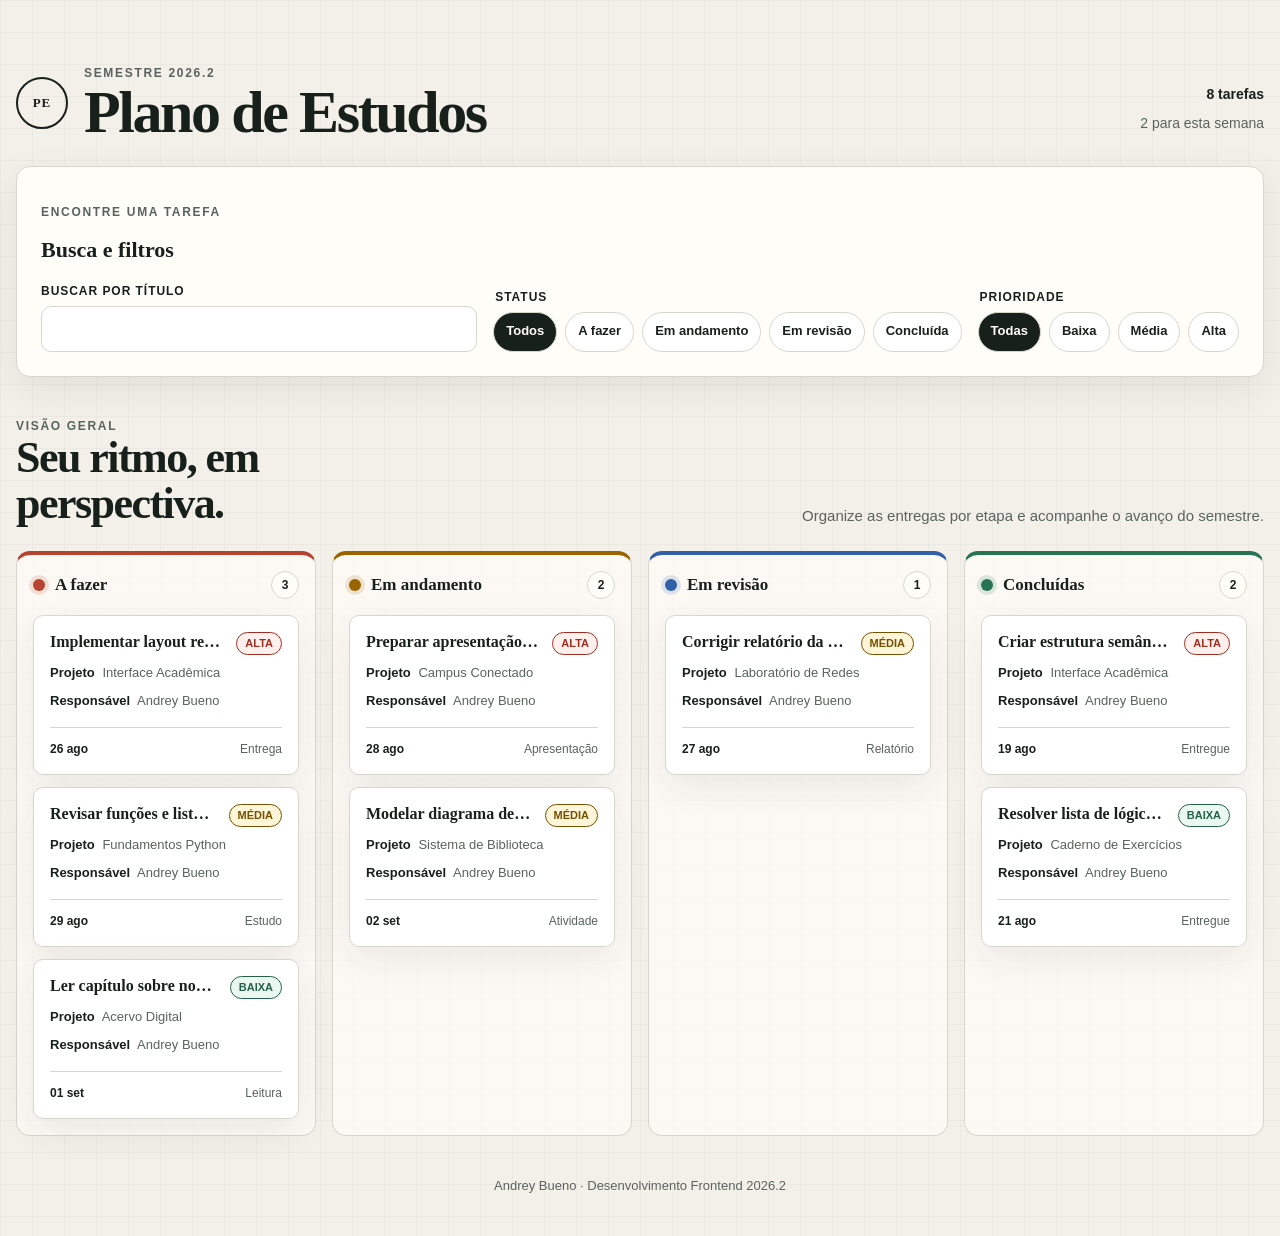
<file: e2-layout-responsivo/index.html>
<!DOCTYPE html>
<html lang="pt-BR">
  <head>
    <meta charset="UTF-8">
    <meta name="viewport" content="width=device-width, initial-scale=1.0">
    <meta
      name="description"
      content="Quadro acadêmico responsivo para organização de tarefas."
    >
    <title>Plano de Estudos | Quadro Acadêmico</title>
    <link rel="stylesheet" href="styles.css">
  </head>
  <body>
    <a class="skip-link" href="#quadro">Pular para o quadro</a>

    <header class="cabecalho">
      <div class="cabecalho__marca">
        <span class="cabecalho__simbolo" aria-hidden="true">PE</span>
        <div>
          <p class="cabecalho__legenda">Semestre 2026.2</p>
          <h1>Plano de Estudos</h1>
        </div>
      </div>

      <div class="cabecalho__resumo">
        <strong>8 tarefas</strong>
        <span>2 para esta semana</span>
      </div>
    </header>

    <main class="conteudo" id="quadro">
      <section class="controles" aria-labelledby="titulo-controles">
        <div class="controles__titulo">
          <p class="introducao__marcador">Encontre uma tarefa</p>
          <h2 id="titulo-controles">Busca e filtros</h2>
        </div>

        <form class="filtros" action="#quadro" method="get">
          <div class="campo-busca">
            <label for="busca">Buscar por título</label>
            <input id="busca" name="busca" type="search" autocomplete="off">
          </div>

          <fieldset>
            <legend>Status</legend>
            <div class="opcoes">
              <input id="status-todos" name="status" type="radio" value="todos" checked>
              <label for="status-todos">Todos</label>
              <input id="status-fazer" name="status" type="radio" value="a-fazer">
              <label for="status-fazer">A fazer</label>
              <input id="status-andamento" name="status" type="radio" value="em-andamento">
              <label for="status-andamento">Em andamento</label>
              <input id="status-revisao" name="status" type="radio" value="em-revisao">
              <label for="status-revisao">Em revisão</label>
              <input id="status-concluida" name="status" type="radio" value="concluida">
              <label for="status-concluida">Concluída</label>
            </div>
          </fieldset>

          <fieldset>
            <legend>Prioridade</legend>
            <div class="opcoes">
              <input id="prioridade-todas" name="prioridade" type="radio" value="todas" checked>
              <label for="prioridade-todas">Todas</label>
              <input id="prioridade-baixa" name="prioridade" type="radio" value="baixa">
              <label for="prioridade-baixa">Baixa</label>
              <input id="prioridade-media" name="prioridade" type="radio" value="media">
              <label for="prioridade-media">Média</label>
              <input id="prioridade-alta" name="prioridade" type="radio" value="alta">
              <label for="prioridade-alta">Alta</label>
            </div>
          </fieldset>
        </form>
      </section>

      <div class="introducao">
        <div>
          <p class="introducao__marcador">Visão geral</p>
          <h2>Seu ritmo, em perspectiva.</h2>
        </div>
        <p>Organize as entregas por etapa e acompanhe o avanço do semestre.</p>
      </div>

      <div class="quadro">
        <section class="coluna coluna--a-fazer" id="a-fazer" aria-labelledby="titulo-a-fazer">
          <header class="coluna__cabecalho">
            <span class="coluna__indicador" aria-hidden="true"></span>
            <h3 id="titulo-a-fazer">A fazer</h3>
            <span class="coluna__quantidade" aria-hidden="true">3</span>
            <span class="somente-leitor">3 tarefas</span>
          </header>

          <ul class="coluna__tarefas">
            <li><article class="cartao">
              <div class="cartao__topo">
                <h4 title="Implementar layout responsivo com Flexbox e Grid">Implementar layout responsivo com Flexbox e Grid</h4>
                <span class="prioridade prioridade--alta">Alta</span>
              </div>
              <p class="cartao__projeto"><span>Projeto</span> Interface Acadêmica</p>
              <p class="cartao__responsavel"><span>Responsável</span> Andrey Bueno</p>
              <footer class="cartao__rodape">
                <time datetime="2026-08-26">26 ago</time>
                <span>Entrega</span>
              </footer>
            </article></li>

            <li><article class="cartao">
              <div class="cartao__topo">
                <h4 title="Revisar funções e listas em Python">Revisar funções e listas em Python</h4>
                <span class="prioridade prioridade--media">Média</span>
              </div>
              <p class="cartao__projeto"><span>Projeto</span> Fundamentos Python</p>
              <p class="cartao__responsavel"><span>Responsável</span> Andrey Bueno</p>
              <footer class="cartao__rodape">
                <time datetime="2026-08-29">29 ago</time>
                <span>Estudo</span>
              </footer>
            </article></li>

            <li><article class="cartao">
              <div class="cartao__topo">
                <h4 title="Ler capítulo sobre normalização de bancos de dados relacionais">Ler capítulo sobre normalização de bancos de dados relacionais</h4>
                <span class="prioridade prioridade--baixa">Baixa</span>
              </div>
              <p class="cartao__projeto"><span>Projeto</span> Acervo Digital</p>
              <p class="cartao__responsavel"><span>Responsável</span> Andrey Bueno</p>
              <footer class="cartao__rodape">
                <time datetime="2026-09-01">01 set</time>
                <span>Leitura</span>
              </footer>
            </article></li>
          </ul>
        </section>

        <section class="coluna coluna--andamento" id="em-andamento" aria-labelledby="titulo-andamento">
          <header class="coluna__cabecalho">
            <span class="coluna__indicador" aria-hidden="true"></span>
            <h3 id="titulo-andamento">Em andamento</h3>
            <span class="coluna__quantidade" aria-hidden="true">2</span>
            <span class="somente-leitor">2 tarefas</span>
          </header>

          <ul class="coluna__tarefas">
            <li><article class="cartao">
              <div class="cartao__topo">
                <h4 title="Preparar apresentação do projeto integrador">Preparar apresentação do projeto integrador</h4>
                <span class="prioridade prioridade--alta">Alta</span>
              </div>
              <p class="cartao__projeto"><span>Projeto</span> Campus Conectado</p>
              <p class="cartao__responsavel"><span>Responsável</span> Andrey Bueno</p>
              <footer class="cartao__rodape">
                <time datetime="2026-08-28">28 ago</time>
                <span>Apresentação</span>
              </footer>
            </article></li>

            <li><article class="cartao">
              <div class="cartao__topo">
                <h4 title="Modelar diagrama de classes do sistema">Modelar diagrama de classes do sistema</h4>
                <span class="prioridade prioridade--media">Média</span>
              </div>
              <p class="cartao__projeto"><span>Projeto</span> Sistema de Biblioteca</p>
              <p class="cartao__responsavel"><span>Responsável</span> Andrey Bueno</p>
              <footer class="cartao__rodape">
                <time datetime="2026-09-02">02 set</time>
                <span>Atividade</span>
              </footer>
            </article></li>
          </ul>
        </section>

        <section class="coluna coluna--revisao" id="em-revisao" aria-labelledby="titulo-revisao">
          <header class="coluna__cabecalho">
            <span class="coluna__indicador" aria-hidden="true"></span>
            <h3 id="titulo-revisao">Em revisão</h3>
            <span class="coluna__quantidade" aria-hidden="true">1</span>
            <span class="somente-leitor">1 tarefa</span>
          </header>

          <ul class="coluna__tarefas">
            <li><article class="cartao">
              <div class="cartao__topo">
                <h4 title="Corrigir relatório da aula de laboratório">Corrigir relatório da aula de laboratório</h4>
                <span class="prioridade prioridade--media">Média</span>
              </div>
              <p class="cartao__projeto"><span>Projeto</span> Laboratório de Redes</p>
              <p class="cartao__responsavel"><span>Responsável</span> Andrey Bueno</p>
              <footer class="cartao__rodape">
                <time datetime="2026-08-27">27 ago</time>
                <span>Relatório</span>
              </footer>
            </article></li>
          </ul>
        </section>

        <section class="coluna coluna--concluida" id="concluidas" aria-labelledby="titulo-concluidas">
          <header class="coluna__cabecalho">
            <span class="coluna__indicador" aria-hidden="true"></span>
            <h3 id="titulo-concluidas">Concluídas</h3>
            <span class="coluna__quantidade" aria-hidden="true">2</span>
            <span class="somente-leitor">2 tarefas</span>
          </header>

          <ul class="coluna__tarefas">
            <li><article class="cartao">
              <div class="cartao__topo">
                <h4 title="Criar estrutura semântica da página">Criar estrutura semântica da página</h4>
                <span class="prioridade prioridade--alta">Alta</span>
              </div>
              <p class="cartao__projeto"><span>Projeto</span> Interface Acadêmica</p>
              <p class="cartao__responsavel"><span>Responsável</span> Andrey Bueno</p>
              <footer class="cartao__rodape">
                <time datetime="2026-08-19">19 ago</time>
                <span>Entregue</span>
              </footer>
            </article></li>

            <li><article class="cartao">
              <div class="cartao__topo">
                <h4 title="Resolver lista de lógica proposicional">Resolver lista de lógica proposicional</h4>
                <span class="prioridade prioridade--baixa">Baixa</span>
              </div>
              <p class="cartao__projeto"><span>Projeto</span> Caderno de Exercícios</p>
              <p class="cartao__responsavel"><span>Responsável</span> Andrey Bueno</p>
              <footer class="cartao__rodape">
                <time datetime="2026-08-21">21 ago</time>
                <span>Entregue</span>
              </footer>
            </article></li>
          </ul>
        </section>
      </div>
    </main>

    <footer class="rodape-pagina">
      <p>Andrey Bueno <span aria-hidden="true">·</span> Desenvolvimento Frontend 2026.2</p>
    </footer>
  </body>
</html>
</file>
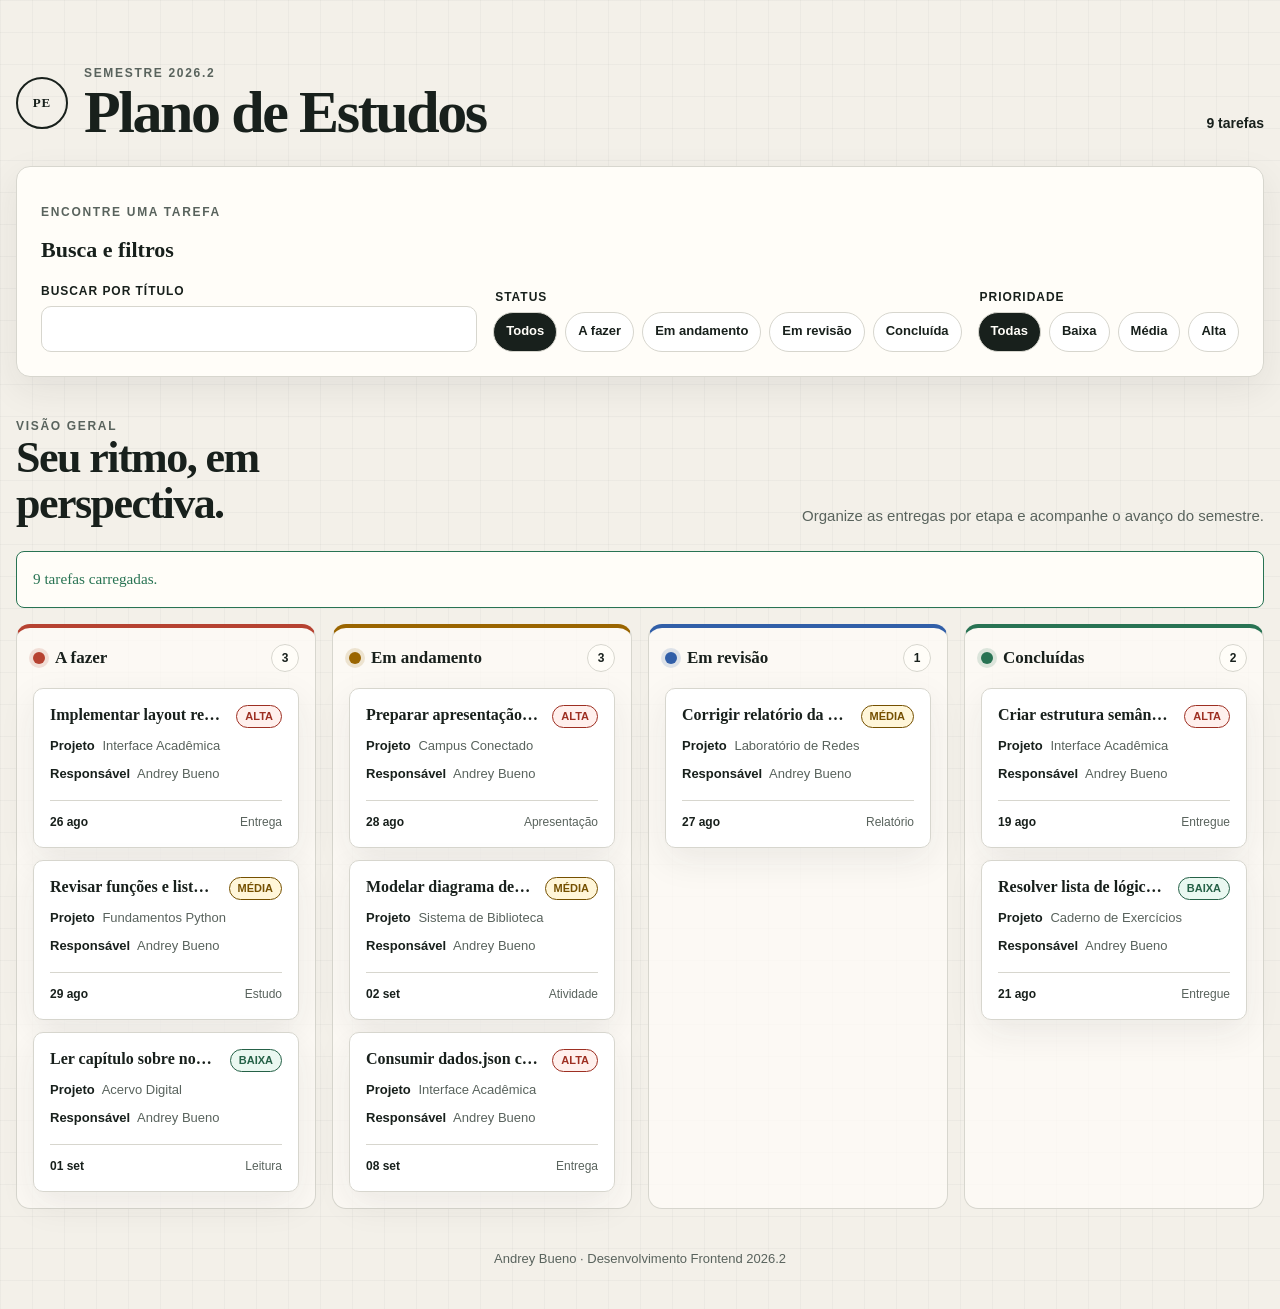
<file: e3-fetch/index.html>
<!DOCTYPE html>
<html lang="pt-BR">
  <head>
    <meta charset="UTF-8">
    <meta name="viewport" content="width=device-width, initial-scale=1.0">
    <meta
      name="description"
      content="Quadro acadêmico responsivo para organização de tarefas."
    >
    <title>Plano de Estudos | Quadro Acadêmico</title>
    <link rel="stylesheet" href="styles.css">
  </head>
  <body>
    <a class="skip-link" href="#quadro">Pular para o quadro</a>

    <header class="cabecalho">
      <div class="cabecalho__marca">
        <span class="cabecalho__simbolo" aria-hidden="true">PE</span>
        <div>
          <p class="cabecalho__legenda">Semestre 2026.2</p>
          <h1>Plano de Estudos</h1>
        </div>
      </div>

      <div class="cabecalho__resumo">
        <strong id="total-tarefas">…</strong>
      </div>
    </header>

    <main class="conteudo" id="quadro">
      <section class="controles" aria-labelledby="titulo-controles">
        <div class="controles__titulo">
          <p class="introducao__marcador">Encontre uma tarefa</p>
          <h2 id="titulo-controles">Busca e filtros</h2>
        </div>

        <form class="filtros" action="#quadro" method="get">
          <div class="campo-busca">
            <label for="busca">Buscar por título</label>
            <input id="busca" name="busca" type="search" autocomplete="off">
          </div>

          <fieldset>
            <legend>Status</legend>
            <div class="opcoes">
              <input id="status-todos" name="status" type="radio" value="todos" checked>
              <label for="status-todos">Todos</label>
              <input id="status-fazer" name="status" type="radio" value="a-fazer">
              <label for="status-fazer">A fazer</label>
              <input id="status-andamento" name="status" type="radio" value="em-andamento">
              <label for="status-andamento">Em andamento</label>
              <input id="status-revisao" name="status" type="radio" value="em-revisao">
              <label for="status-revisao">Em revisão</label>
              <input id="status-concluida" name="status" type="radio" value="concluidas">
              <label for="status-concluida">Concluída</label>
            </div>
          </fieldset>

          <fieldset>
            <legend>Prioridade</legend>
            <div class="opcoes">
              <input id="prioridade-todas" name="prioridade" type="radio" value="todas" checked>
              <label for="prioridade-todas">Todas</label>
              <input id="prioridade-baixa" name="prioridade" type="radio" value="baixa">
              <label for="prioridade-baixa">Baixa</label>
              <input id="prioridade-media" name="prioridade" type="radio" value="media">
              <label for="prioridade-media">Média</label>
              <input id="prioridade-alta" name="prioridade" type="radio" value="alta">
              <label for="prioridade-alta">Alta</label>
            </div>
          </fieldset>
        </form>
      </section>

      <div class="introducao">
        <div>
          <p class="introducao__marcador">Visão geral</p>
          <h2>Seu ritmo, em perspectiva.</h2>
        </div>
        <p>Organize as entregas por etapa e acompanhe o avanço do semestre.</p>
      </div>

      <p id="status" class="status" role="status" aria-live="polite"></p>

      <div class="quadro">
        <section class="coluna coluna--a-fazer" id="a-fazer" aria-labelledby="titulo-a-fazer">
          <header class="coluna__cabecalho">
            <span class="coluna__indicador" aria-hidden="true"></span>
            <h3 id="titulo-a-fazer">A fazer</h3>
            <span class="coluna__quantidade" aria-hidden="true">0</span>
            <span class="somente-leitor">0 tarefas</span>
          </header>

          <ul class="coluna__tarefas">
          </ul>
        </section>

        <section class="coluna coluna--andamento" id="em-andamento" aria-labelledby="titulo-andamento">
          <header class="coluna__cabecalho">
            <span class="coluna__indicador" aria-hidden="true"></span>
            <h3 id="titulo-andamento">Em andamento</h3>
            <span class="coluna__quantidade" aria-hidden="true">0</span>
            <span class="somente-leitor">0 tarefas</span>
          </header>

          <ul class="coluna__tarefas">
          </ul>
        </section>

        <section class="coluna coluna--revisao" id="em-revisao" aria-labelledby="titulo-revisao">
          <header class="coluna__cabecalho">
            <span class="coluna__indicador" aria-hidden="true"></span>
            <h3 id="titulo-revisao">Em revisão</h3>
            <span class="coluna__quantidade" aria-hidden="true">0</span>
            <span class="somente-leitor">0 tarefas</span>
          </header>

          <ul class="coluna__tarefas">
          </ul>
        </section>

        <section class="coluna coluna--concluida" id="concluidas" aria-labelledby="titulo-concluidas">
          <header class="coluna__cabecalho">
            <span class="coluna__indicador" aria-hidden="true"></span>
            <h3 id="titulo-concluidas">Concluídas</h3>
            <span class="coluna__quantidade" aria-hidden="true">0</span>
            <span class="somente-leitor">0 tarefas</span>
          </header>

          <ul class="coluna__tarefas">
          </ul>
        </section>
      </div>
    </main>

    <footer class="rodape-pagina">
      <p>Andrey Bueno <span aria-hidden="true">·</span> Desenvolvimento Frontend 2026.2</p>
    </footer>
    <script type="module" src="js/main.js"></script>
  </body>
</html>
</file>
<file: e2-layout-responsivo/styles.css>
:root {
  --cor-fundo: #f3f0e9;
  --cor-superficie: #fffdf8;
  --cor-superficie-elevada: #ffffff;
  --cor-texto: #18201c;
  --cor-texto-suave: #59635d;
  --cor-borda: #d7d6ce;
  --cor-a-fazer: #b64231;
  --cor-andamento: #9a6500;
  --cor-revisao: #315fa8;
  --cor-concluida: #287353;
  --cor-foco: #155dd1;
  --espaco-1: 0.5rem;
  --espaco-2: 1rem;
  --espaco-3: 1.5rem;
  --espaco-4: 2.5rem;
  --raio: 0.875rem;
  --sombra: 0 0.75rem 2.25rem rgb(34 43 38 / 8%);
}

*,
*::before,
*::after {
  box-sizing: border-box;
}

.somente-leitor {
  position: absolute;
  width: 0.0625rem;
  height: 0.0625rem;
  padding: 0;
  overflow: hidden;
  clip: rect(0 0 0 0);
  white-space: nowrap;
  border: 0;
}

html {
  scroll-behavior: smooth;
}

body {
  min-width: 0;
  margin: 0;
  overflow-x: hidden;
  color: var(--cor-texto);
  background:
    linear-gradient(rgb(24 32 28 / 3%) 1px, transparent 1px),
    linear-gradient(90deg, rgb(24 32 28 / 3%) 1px, transparent 1px),
    var(--cor-fundo);
  background-size: 2rem 2rem;
  font-family: Georgia, "Times New Roman", serif;
  line-height: 1.5;
}

a {
  color: inherit;
}

a:focus-visible,
input:focus-visible {
  outline: 0.1875rem solid var(--cor-foco);
  outline-offset: 0.1875rem;
}

.skip-link {
  position: fixed;
  z-index: 20;
  top: var(--espaco-2);
  left: var(--espaco-2);
  min-height: 2.75rem;
  padding: 0.625rem var(--espaco-2);
  border-radius: 0.5rem;
  color: var(--cor-superficie);
  background: var(--cor-texto);
  transform: translateY(-200%);
  transition: transform 180ms ease;
}

.skip-link:focus {
  transform: translateY(0);
}

.cabecalho,
.conteudo,
.rodape-pagina {
  width: min(100% - 2rem, 112rem);
  margin-inline: auto;
}

.cabecalho {
  display: flex;
  flex-direction: column;
  gap: var(--espaco-3);
  padding-block: clamp(1.5rem, 5vw, 4rem) var(--espaco-3);
  animation: revelar 600ms cubic-bezier(0.2, 0.8, 0.2, 1) both;
}

.cabecalho__marca {
  display: flex;
  min-width: 0;
  align-items: center;
  gap: var(--espaco-2);
}

.cabecalho__simbolo {
  display: grid;
  flex: 0 0 3.25rem;
  width: 3.25rem;
  min-height: 3.25rem;
  place-items: center;
  border: 0.125rem solid var(--cor-texto);
  border-radius: 50%;
  font-size: 0.8125rem;
  font-weight: 700;
  letter-spacing: 0.08em;
}

.cabecalho h1,
.cabecalho p,
.introducao h2,
.introducao p,
.coluna h3,
.cartao h4,
.cartao p,
.rodape-pagina p {
  margin: 0;
}

.cabecalho h1 {
  font-size: clamp(1.75rem, 5vw, 3.75rem);
  line-height: 1;
  letter-spacing: -0.04em;
}

.cabecalho__legenda,
.introducao__marcador {
  color: var(--cor-texto-suave);
  font-family: "Trebuchet MS", sans-serif;
  font-size: 0.75rem;
  font-weight: 700;
  letter-spacing: 0.14em;
  text-transform: uppercase;
}

.cabecalho__resumo {
  display: flex;
  align-items: center;
  justify-content: space-between;
  gap: var(--espaco-1);
  padding-block: var(--espaco-1);
  border-block: 0.0625rem solid var(--cor-borda);
  font-family: "Trebuchet MS", sans-serif;
  font-size: 0.875rem;
}

.cabecalho__resumo span {
  color: var(--cor-texto-suave);
}

.controles {
  display: flex;
  flex-direction: column;
  gap: var(--espaco-2);
  margin-bottom: var(--espaco-4);
  padding: var(--espaco-2);
  border: 0.0625rem solid var(--cor-borda);
  border-radius: var(--raio);
  background: var(--cor-superficie);
  box-shadow: var(--sombra);
}

.controles__titulo h2 {
  margin: 0;
  font-size: 1.375rem;
}

.filtros {
  display: flex;
  min-width: 0;
  flex-direction: column;
  gap: var(--espaco-2);
}

.campo-busca,
.filtros fieldset {
  min-width: 0;
}

.campo-busca {
  display: flex;
  flex-direction: column;
  gap: 0.375rem;
}

.campo-busca label,
.filtros legend {
  font-family: "Trebuchet MS", sans-serif;
  font-size: 0.75rem;
  font-weight: 700;
  letter-spacing: 0.08em;
  text-transform: uppercase;
}

.campo-busca input {
  width: 100%;
  min-height: 2.75rem;
  padding: 0.625rem 0.75rem;
  border: 0.0625rem solid var(--cor-borda);
  border-radius: 0.625rem;
  color: var(--cor-texto);
  background: var(--cor-superficie-elevada);
  font: inherit;
}

.filtros fieldset {
  margin: 0;
  padding: 0;
  border: 0;
}

.filtros legend {
  margin-bottom: 0.375rem;
}

.opcoes {
  display: flex;
  min-width: 0;
  flex-wrap: wrap;
  gap: var(--espaco-1);
}

.opcoes input {
  position: absolute;
  width: 0.0625rem;
  height: 0.0625rem;
  opacity: 0;
}

.opcoes label {
  flex: 0 0 auto;
  min-height: 2.5rem;
  padding: 0.5rem 0.75rem;
  border: 0.0625rem solid var(--cor-borda);
  border-radius: 999rem;
  background: var(--cor-superficie-elevada);
  font-family: "Trebuchet MS", sans-serif;
  font-size: 0.8125rem;
  font-weight: 700;
  cursor: pointer;
  transition: color 180ms ease, background-color 180ms ease, transform 180ms ease;
}

.opcoes label:hover {
  transform: translateY(-0.125rem);
}

.opcoes input:checked + label {
  color: var(--cor-superficie);
  background: var(--cor-texto);
}

.opcoes input:focus-visible + label {
  outline: 0.1875rem solid var(--cor-foco);
  outline-offset: 0.1875rem;
}

.conteudo {
  min-width: 0;
}

.introducao {
  display: flex;
  flex-direction: column;
  gap: var(--espaco-1);
  padding-bottom: var(--espaco-3);
}

.introducao h2 {
  max-width: 16ch;
  font-size: clamp(1.625rem, 4vw, 2.75rem);
  line-height: 1.05;
  letter-spacing: -0.035em;
}

.introducao > p {
  max-width: 34rem;
  color: var(--cor-texto-suave);
  font-family: "Trebuchet MS", sans-serif;
  font-size: 0.9375rem;
}

.quadro {
  display: grid;
  min-width: 0;
  grid-template-columns: minmax(0, 1fr);
  gap: var(--espaco-2);
}

.coluna {
  --cor-status: var(--cor-a-fazer);
  display: flex;
  min-width: 0;
  min-height: 14rem;
  flex-direction: column;
  gap: var(--espaco-2);
  padding: var(--espaco-2);
  border: 0.0625rem solid var(--cor-borda);
  border-top: 0.25rem solid var(--cor-status);
  border-radius: var(--raio);
  background: rgb(255 253 248 / 72%);
  animation: surgir-coluna 650ms cubic-bezier(0.16, 1, 0.3, 1) both;
}

.coluna:nth-child(2) {
  animation-delay: 90ms;
}

.coluna:nth-child(3) {
  animation-delay: 180ms;
}

.coluna:nth-child(4) {
  animation-delay: 270ms;
}

.coluna--andamento {
  --cor-status: var(--cor-andamento);
}

.coluna--revisao {
  --cor-status: var(--cor-revisao);
}

.coluna--concluida {
  --cor-status: var(--cor-concluida);
}

.coluna__cabecalho {
  display: flex;
  min-width: 0;
  align-items: center;
  gap: 0.625rem;
}

.coluna__indicador {
  width: 0.75rem;
  height: 0.75rem;
  flex: 0 0 0.75rem;
  border-radius: 50%;
  background: var(--cor-status);
  box-shadow: 0 0 0 0.25rem color-mix(in srgb, var(--cor-status) 15%, transparent);
}

.coluna h3 {
  min-width: 0;
  flex: 1;
  overflow: hidden;
  font-size: 1.0625rem;
  text-overflow: ellipsis;
  white-space: nowrap;
}

.coluna__quantidade {
  display: grid;
  width: 1.75rem;
  min-height: 1.75rem;
  place-items: center;
  border: 0.0625rem solid var(--cor-borda);
  border-radius: 50%;
  background: var(--cor-superficie);
  font-family: "Trebuchet MS", sans-serif;
  font-size: 0.75rem;
  font-weight: 700;
}

.coluna__tarefas {
  display: flex;
  min-width: 0;
  flex: 1;
  flex-direction: column;
  gap: 0.75rem;
  margin: 0;
  padding: 0;
  list-style: none;
}

.coluna__tarefas > li {
  min-width: 0;
}

.cartao {
  display: flex;
  min-width: 0;
  min-height: 10rem;
  flex-direction: column;
  gap: var(--espaco-1);
  padding: var(--espaco-2);
  border: 0.0625rem solid var(--cor-borda);
  border-radius: calc(var(--raio) - 0.25rem);
  background: var(--cor-superficie-elevada);
  box-shadow: var(--sombra);
  transition: border-color 220ms ease, box-shadow 220ms ease, transform 220ms ease;
}

.cartao:hover {
  border-color: var(--cor-status);
  box-shadow: 0 1rem 2rem rgb(34 43 38 / 13%);
  transform: translateY(-0.25rem) rotate(-0.25deg);
}

.cartao__topo {
  display: flex;
  min-width: 0;
  align-items: flex-start;
  gap: 0.75rem;
}

.cartao h4 {
  min-width: 0;
  flex: 1;
  overflow: hidden;
  font-size: 1rem;
  line-height: 1.3;
  text-overflow: ellipsis;
  white-space: nowrap;
}

.prioridade {
  flex: 0 0 auto;
  padding: 0.1875rem 0.5rem;
  border: 0.0625rem solid currentColor;
  border-radius: 999rem;
  font-family: "Trebuchet MS", sans-serif;
  font-size: 0.6875rem;
  font-weight: 700;
  line-height: 1.4;
  text-transform: uppercase;
}

.prioridade--alta {
  color: #9d2f22;
  background: #fff0ed;
}

.prioridade--media {
  color: #755000;
  background: #fff6d9;
}

.prioridade--baixa {
  color: #256147;
  background: #eaf8f1;
}

.cartao__projeto,
.cartao__responsavel {
  color: var(--cor-texto-suave);
  font-family: "Trebuchet MS", sans-serif;
  font-size: 0.8125rem;
}

.cartao__projeto span,
.cartao__responsavel span {
  margin-right: 0.25rem;
  color: var(--cor-texto);
  font-weight: 700;
}

.cartao__rodape {
  display: flex;
  align-items: center;
  justify-content: space-between;
  gap: var(--espaco-1);
  margin-top: auto;
  padding-top: 0.75rem;
  border-top: 0.0625rem solid var(--cor-borda);
  color: var(--cor-texto-suave);
  font-family: "Trebuchet MS", sans-serif;
  font-size: 0.75rem;
}

.cartao__rodape time {
  color: var(--cor-texto);
  font-weight: 700;
}

.rodape-pagina {
  padding-block: var(--espaco-4);
  color: var(--cor-texto-suave);
  font-family: "Trebuchet MS", sans-serif;
  font-size: 0.8125rem;
  text-align: center;
}

@keyframes revelar {
  from {
    opacity: 0;
    transform: translateY(-1rem);
  }
}

@keyframes surgir-coluna {
  from {
    opacity: 0;
    transform: translateY(1.5rem) scale(0.98);
  }
}

/*
  Breakpoint: com cerca de 42rem, duas colunas passam a ter espaço suficiente
  para os títulos e etiquetas de prioridade sem comprimir o conteúdo.
*/
@media (min-width: 42rem) {
  .cabecalho {
    flex-direction: row;
    align-items: flex-end;
    justify-content: space-between;
  }

  .cabecalho__resumo {
    min-width: 15rem;
    flex-direction: column;
    align-items: flex-end;
    border-block: 0;
  }

  .introducao {
    flex-direction: row;
    align-items: flex-end;
    justify-content: space-between;
  }

  .introducao > p {
    text-align: right;
  }

  .controles {
    padding: var(--espaco-3);
  }

  .campo-busca {
    max-width: 28rem;
  }

  .quadro {
    grid-template-columns: repeat(2, minmax(0, 1fr));
  }
}

/*
  Breakpoint: em 75rem, as quatro colunas cabem lado a lado com cartões legíveis;
  antes disso, quatro colunas fariam os títulos e prazos colidirem.
*/
@media (min-width: 75rem) {
  .filtros {
    display: grid;
    grid-template-columns: minmax(15rem, 1fr) auto auto;
    align-items: end;
  }

  .quadro {
    grid-template-columns: repeat(4, minmax(0, 1fr));
  }

  .coluna {
    min-height: 32rem;
  }
}

@media (prefers-reduced-motion: reduce) {
  *,
  *::before,
  *::after {
    scroll-behavior: auto !important;
    animation: none !important;
    transition: none !important;
  }
}
</file>
<file: e3-fetch/styles.css>
:root {
  --cor-fundo: #f3f0e9;
  --cor-superficie: #fffdf8;
  --cor-superficie-elevada: #ffffff;
  --cor-texto: #18201c;
  --cor-texto-suave: #59635d;
  --cor-borda: #d7d6ce;
  --cor-a-fazer: #b64231;
  --cor-andamento: #9a6500;
  --cor-revisao: #315fa8;
  --cor-concluida: #287353;
  --cor-foco: #155dd1;
  --espaco-1: 0.5rem;
  --espaco-2: 1rem;
  --espaco-3: 1.5rem;
  --espaco-4: 2.5rem;
  --raio: 0.875rem;
  --sombra: 0 0.75rem 2.25rem rgb(34 43 38 / 8%);
}

*,
*::before,
*::after {
  box-sizing: border-box;
}

.somente-leitor {
  position: absolute;
  width: 0.0625rem;
  height: 0.0625rem;
  padding: 0;
  overflow: hidden;
  clip: rect(0 0 0 0);
  white-space: nowrap;
  border: 0;
}

html {
  scroll-behavior: smooth;
}

body {
  min-width: 0;
  margin: 0;
  overflow-x: hidden;
  color: var(--cor-texto);
  background:
    linear-gradient(rgb(24 32 28 / 3%) 1px, transparent 1px),
    linear-gradient(90deg, rgb(24 32 28 / 3%) 1px, transparent 1px),
    var(--cor-fundo);
  background-size: 2rem 2rem;
  font-family: Georgia, "Times New Roman", serif;
  line-height: 1.5;
}

a {
  color: inherit;
}

a:focus-visible,
input:focus-visible {
  outline: 0.1875rem solid var(--cor-foco);
  outline-offset: 0.1875rem;
}

.skip-link {
  position: fixed;
  z-index: 20;
  top: var(--espaco-2);
  left: var(--espaco-2);
  min-height: 2.75rem;
  padding: 0.625rem var(--espaco-2);
  border-radius: 0.5rem;
  color: var(--cor-superficie);
  background: var(--cor-texto);
  transform: translateY(-200%);
  transition: transform 180ms ease;
}

.skip-link:focus {
  transform: translateY(0);
}

.cabecalho,
.conteudo,
.rodape-pagina {
  width: min(100% - 2rem, 112rem);
  margin-inline: auto;
}

.cabecalho {
  display: flex;
  flex-direction: column;
  gap: var(--espaco-3);
  padding-block: clamp(1.5rem, 5vw, 4rem) var(--espaco-3);
  animation: revelar 600ms cubic-bezier(0.2, 0.8, 0.2, 1) both;
}

.cabecalho__marca {
  display: flex;
  min-width: 0;
  align-items: center;
  gap: var(--espaco-2);
}

.cabecalho__simbolo {
  display: grid;
  flex: 0 0 3.25rem;
  width: 3.25rem;
  min-height: 3.25rem;
  place-items: center;
  border: 0.125rem solid var(--cor-texto);
  border-radius: 50%;
  font-size: 0.8125rem;
  font-weight: 700;
  letter-spacing: 0.08em;
}

.cabecalho h1,
.cabecalho p,
.introducao h2,
.introducao p,
.coluna h3,
.cartao h4,
.cartao p,
.rodape-pagina p {
  margin: 0;
}

.cabecalho h1 {
  font-size: clamp(1.75rem, 5vw, 3.75rem);
  line-height: 1;
  letter-spacing: -0.04em;
}

.cabecalho__legenda,
.introducao__marcador {
  color: var(--cor-texto-suave);
  font-family: "Trebuchet MS", sans-serif;
  font-size: 0.75rem;
  font-weight: 700;
  letter-spacing: 0.14em;
  text-transform: uppercase;
}

.cabecalho__resumo {
  display: flex;
  align-items: center;
  justify-content: space-between;
  gap: var(--espaco-1);
  padding-block: var(--espaco-1);
  border-block: 0.0625rem solid var(--cor-borda);
  font-family: "Trebuchet MS", sans-serif;
  font-size: 0.875rem;
}

.cabecalho__resumo span {
  color: var(--cor-texto-suave);
}

.controles {
  display: flex;
  flex-direction: column;
  gap: var(--espaco-2);
  margin-bottom: var(--espaco-4);
  padding: var(--espaco-2);
  border: 0.0625rem solid var(--cor-borda);
  border-radius: var(--raio);
  background: var(--cor-superficie);
  box-shadow: var(--sombra);
}

.controles__titulo h2 {
  margin: 0;
  font-size: 1.375rem;
}

.filtros {
  display: flex;
  min-width: 0;
  flex-direction: column;
  gap: var(--espaco-2);
}

.campo-busca,
.filtros fieldset {
  min-width: 0;
}

.campo-busca {
  display: flex;
  flex-direction: column;
  gap: 0.375rem;
}

.campo-busca label,
.filtros legend {
  font-family: "Trebuchet MS", sans-serif;
  font-size: 0.75rem;
  font-weight: 700;
  letter-spacing: 0.08em;
  text-transform: uppercase;
}

.campo-busca input {
  width: 100%;
  min-height: 2.75rem;
  padding: 0.625rem 0.75rem;
  border: 0.0625rem solid var(--cor-borda);
  border-radius: 0.625rem;
  color: var(--cor-texto);
  background: var(--cor-superficie-elevada);
  font: inherit;
}

.filtros fieldset {
  margin: 0;
  padding: 0;
  border: 0;
}

.filtros legend {
  margin-bottom: 0.375rem;
}

.opcoes {
  display: flex;
  min-width: 0;
  flex-wrap: wrap;
  gap: var(--espaco-1);
}

.opcoes input {
  position: absolute;
  width: 0.0625rem;
  height: 0.0625rem;
  opacity: 0;
}

.opcoes label {
  flex: 0 0 auto;
  min-height: 2.5rem;
  padding: 0.5rem 0.75rem;
  border: 0.0625rem solid var(--cor-borda);
  border-radius: 999rem;
  background: var(--cor-superficie-elevada);
  font-family: "Trebuchet MS", sans-serif;
  font-size: 0.8125rem;
  font-weight: 700;
  cursor: pointer;
  transition: color 180ms ease, background-color 180ms ease, transform 180ms ease;
}

.opcoes label:hover {
  transform: translateY(-0.125rem);
}

.opcoes input:checked + label {
  color: var(--cor-superficie);
  background: var(--cor-texto);
}

.opcoes input:focus-visible + label {
  outline: 0.1875rem solid var(--cor-foco);
  outline-offset: 0.1875rem;
}

.conteudo {
  min-width: 0;
}

.introducao {
  display: flex;
  flex-direction: column;
  gap: var(--espaco-1);
  padding-bottom: var(--espaco-3);
}

.introducao h2 {
  max-width: 16ch;
  font-size: clamp(1.625rem, 4vw, 2.75rem);
  line-height: 1.05;
  letter-spacing: -0.035em;
}

.introducao > p {
  max-width: 34rem;
  color: var(--cor-texto-suave);
  font-family: "Trebuchet MS", sans-serif;
  font-size: 0.9375rem;
}

.quadro {
  display: grid;
  min-width: 0;
  grid-template-columns: minmax(0, 1fr);
  gap: var(--espaco-2);
}

.coluna {
  --cor-status: var(--cor-a-fazer);
  display: flex;
  min-width: 0;
  min-height: 14rem;
  flex-direction: column;
  gap: var(--espaco-2);
  padding: var(--espaco-2);
  border: 0.0625rem solid var(--cor-borda);
  border-top: 0.25rem solid var(--cor-status);
  border-radius: var(--raio);
  background: rgb(255 253 248 / 72%);
  animation: surgir-coluna 650ms cubic-bezier(0.16, 1, 0.3, 1) both;
}

.coluna:nth-child(2) {
  animation-delay: 90ms;
}

.coluna:nth-child(3) {
  animation-delay: 180ms;
}

.coluna:nth-child(4) {
  animation-delay: 270ms;
}

.coluna--andamento {
  --cor-status: var(--cor-andamento);
}

.coluna--revisao {
  --cor-status: var(--cor-revisao);
}

.coluna--concluida {
  --cor-status: var(--cor-concluida);
}

.coluna__cabecalho {
  display: flex;
  min-width: 0;
  align-items: center;
  gap: 0.625rem;
}

.coluna__indicador {
  width: 0.75rem;
  height: 0.75rem;
  flex: 0 0 0.75rem;
  border-radius: 50%;
  background: var(--cor-status);
  box-shadow: 0 0 0 0.25rem color-mix(in srgb, var(--cor-status) 15%, transparent);
}

.coluna h3 {
  min-width: 0;
  flex: 1;
  overflow: hidden;
  font-size: 1.0625rem;
  text-overflow: ellipsis;
  white-space: nowrap;
}

.coluna__quantidade {
  display: grid;
  width: 1.75rem;
  min-height: 1.75rem;
  place-items: center;
  border: 0.0625rem solid var(--cor-borda);
  border-radius: 50%;
  background: var(--cor-superficie);
  font-family: "Trebuchet MS", sans-serif;
  font-size: 0.75rem;
  font-weight: 700;
}

.coluna__tarefas {
  display: flex;
  min-width: 0;
  flex: 1;
  flex-direction: column;
  gap: 0.75rem;
  margin: 0;
  padding: 0;
  list-style: none;
}

.coluna__tarefas > li {
  min-width: 0;
}

.cartao {
  display: flex;
  min-width: 0;
  min-height: 10rem;
  flex-direction: column;
  gap: var(--espaco-1);
  padding: var(--espaco-2);
  border: 0.0625rem solid var(--cor-borda);
  border-radius: calc(var(--raio) - 0.25rem);
  background: var(--cor-superficie-elevada);
  box-shadow: var(--sombra);
  transition: border-color 220ms ease, box-shadow 220ms ease, transform 220ms ease;
}

.cartao:hover {
  border-color: var(--cor-status);
  box-shadow: 0 1rem 2rem rgb(34 43 38 / 13%);
  transform: translateY(-0.25rem) rotate(-0.25deg);
}

.cartao__topo {
  display: flex;
  min-width: 0;
  align-items: flex-start;
  gap: 0.75rem;
}

.cartao h4 {
  min-width: 0;
  flex: 1;
  overflow: hidden;
  font-size: 1rem;
  line-height: 1.3;
  text-overflow: ellipsis;
  white-space: nowrap;
}

.prioridade {
  flex: 0 0 auto;
  padding: 0.1875rem 0.5rem;
  border: 0.0625rem solid currentColor;
  border-radius: 999rem;
  font-family: "Trebuchet MS", sans-serif;
  font-size: 0.6875rem;
  font-weight: 700;
  line-height: 1.4;
  text-transform: uppercase;
}

.prioridade--alta {
  color: #9d2f22;
  background: #fff0ed;
}

.prioridade--media {
  color: #755000;
  background: #fff6d9;
}

.prioridade--baixa {
  color: #256147;
  background: #eaf8f1;
}

.cartao__projeto,
.cartao__responsavel {
  color: var(--cor-texto-suave);
  font-family: "Trebuchet MS", sans-serif;
  font-size: 0.8125rem;
}

.cartao__projeto span,
.cartao__responsavel span {
  margin-right: 0.25rem;
  color: var(--cor-texto);
  font-weight: 700;
}

.cartao__rodape {
  display: flex;
  align-items: center;
  justify-content: space-between;
  gap: var(--espaco-1);
  margin-top: auto;
  padding-top: 0.75rem;
  border-top: 0.0625rem solid var(--cor-borda);
  color: var(--cor-texto-suave);
  font-family: "Trebuchet MS", sans-serif;
  font-size: 0.75rem;
}

.cartao__rodape time {
  color: var(--cor-texto);
  font-weight: 700;
}

.rodape-pagina {
  padding-block: var(--espaco-4);
  color: var(--cor-texto-suave);
  font-family: "Trebuchet MS", sans-serif;
  font-size: 0.8125rem;
  text-align: center;
}

@keyframes revelar {
  from {
    opacity: 0;
    transform: translateY(-1rem);
  }
}

@keyframes surgir-coluna {
  from {
    opacity: 0;
    transform: translateY(1.5rem) scale(0.98);
  }
}

/*
  Breakpoint: com cerca de 42rem, duas colunas passam a ter espaço suficiente
  para os títulos e etiquetas de prioridade sem comprimir o conteúdo.
*/
@media (min-width: 42rem) {
  .cabecalho {
    flex-direction: row;
    align-items: flex-end;
    justify-content: space-between;
  }

  .cabecalho__resumo {
    min-width: 15rem;
    flex-direction: column;
    align-items: flex-end;
    border-block: 0;
  }

  .introducao {
    flex-direction: row;
    align-items: flex-end;
    justify-content: space-between;
  }

  .introducao > p {
    text-align: right;
  }

  .controles {
    padding: var(--espaco-3);
  }

  .campo-busca {
    max-width: 28rem;
  }

  .quadro {
    grid-template-columns: repeat(2, minmax(0, 1fr));
  }
}

/*
  Breakpoint: em 75rem, as quatro colunas cabem lado a lado com cartões legíveis;
  antes disso, quatro colunas fariam os títulos e prazos colidirem.
*/
@media (min-width: 75rem) {
  .filtros {
    display: grid;
    grid-template-columns: minmax(15rem, 1fr) auto auto;
    align-items: end;
  }

  .quadro {
    grid-template-columns: repeat(4, minmax(0, 1fr));
  }

  .coluna {
    min-height: 32rem;
  }
}

@media (prefers-reduced-motion: reduce) {
  *,
  *::before,
  *::after {
    scroll-behavior: auto !important;
    animation: none !important;
    transition: none !important;
  }
}

/* E3 — região de status (os quatro estados da tela) */
/* Existe no HTML desde o início, vazia. Enquanto vazia, perde só a
   "caixa" (margem, borda, preenchimento). NUNCA display:none: isso
   tiraria a região da árvore de acessibilidade e o leitor de tela
   deixaria de observá-la. */
.status {
  margin: 0 0 var(--espaco-2);
  padding: var(--espaco-2);
  border: 1px solid var(--cor-borda);
  border-radius: 0.5rem;
  background: var(--cor-superficie);
  color: var(--cor-texto);
  font-size: 0.95rem;
}
.status:empty { margin: 0; padding: 0; border: 0; }

.status--carregando { border-color: var(--cor-andamento); color: var(--cor-andamento); }
.status--sucesso    { border-color: var(--cor-concluida); color: var(--cor-concluida); }
.status--vazio      { border-style: dashed; color: var(--cor-texto-suave); }
.status--erro       { border-color: var(--cor-a-fazer); color: var(--cor-a-fazer); font-weight: 600; }
</file>
